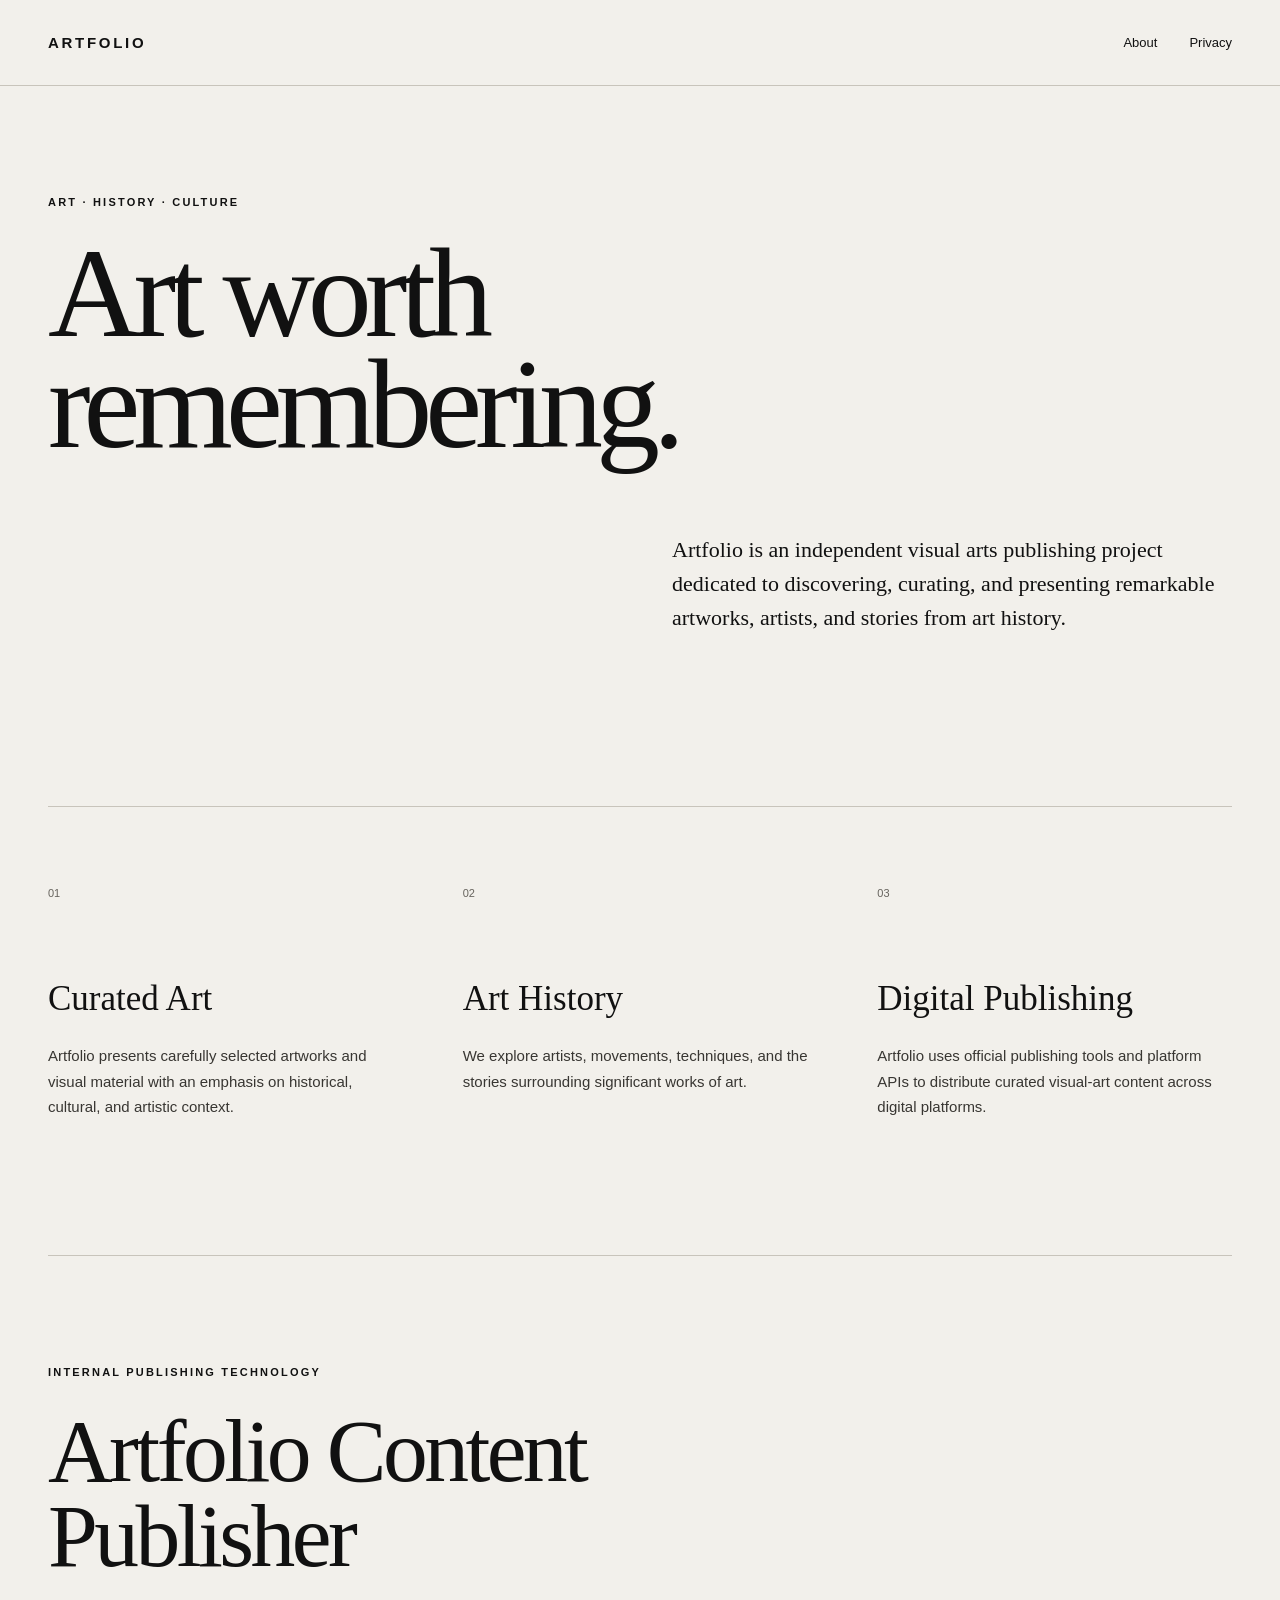
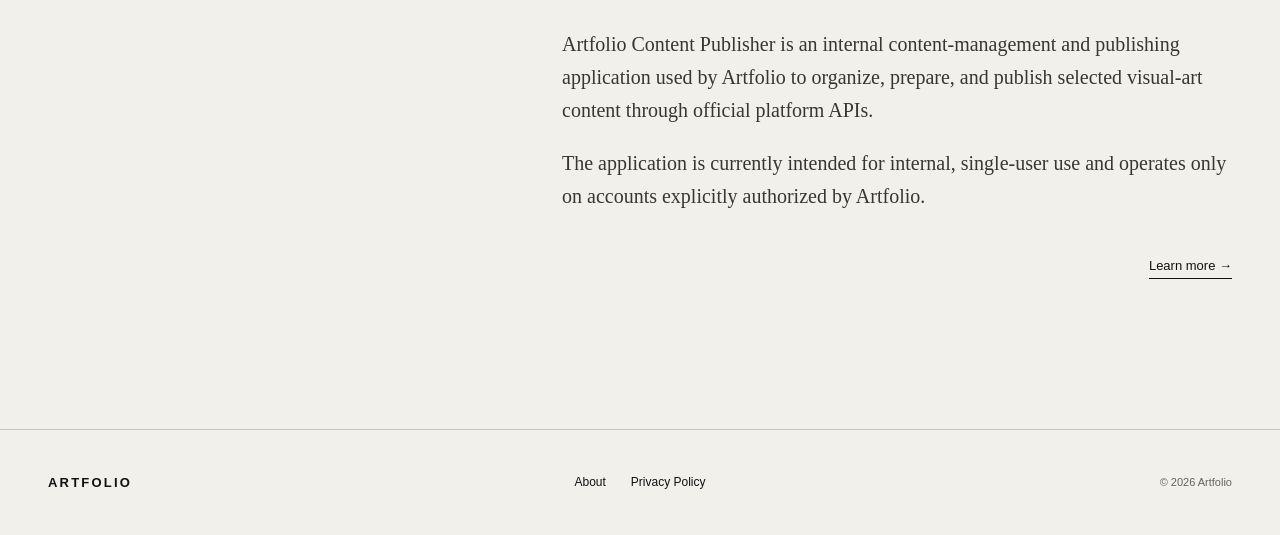
<file: index.html>
<!DOCTYPE html>
<html lang="en">
<head>
  <meta charset="UTF-8">
  <meta name="viewport" content="width=device-width, initial-scale=1.0">

  <title>Artfolio — Art Worth Remembering</title>

  <meta name="description" content="Artfolio is an independent visual arts publishing project focused on curated artworks, artists, and art history.">
  <meta name="author" content="Artfolio">

  <link rel="stylesheet" href="/styles.css">
</head>

<body>

<header>
  <a class="logo" href="/">ARTFOLIO</a>

  <nav>
    <a href="/about/">About</a>
    <a href="/privacy/">Privacy</a>
  </nav>
</header>


<main>

  <section class="hero">
    <p class="eyebrow">ART · HISTORY · CULTURE</p>

    <h1>
      Art worth<br>
      remembering.
    </h1>

    <p class="intro">
      Artfolio is an independent visual arts publishing project
      dedicated to discovering, curating, and presenting remarkable
      artworks, artists, and stories from art history.
    </p>
  </section>


  <section class="divider"></section>


  <section class="content-grid">

    <div>
      <p class="section-number">01</p>
      <h2>Curated Art</h2>

      <p>
        Artfolio presents carefully selected artworks and visual
        material with an emphasis on historical, cultural, and
        artistic context.
      </p>
    </div>


    <div>
      <p class="section-number">02</p>
      <h2>Art History</h2>

      <p>
        We explore artists, movements, techniques, and the stories
        surrounding significant works of art.
      </p>
    </div>


    <div>
      <p class="section-number">03</p>
      <h2>Digital Publishing</h2>

      <p>
        Artfolio uses official publishing tools and platform APIs
        to distribute curated visual-art content across digital
        platforms.
      </p>
    </div>

  </section>


  <section class="publisher">

    <p class="eyebrow">INTERNAL PUBLISHING TECHNOLOGY</p>

    <h2>Artfolio Content Publisher</h2>

    <p>
      Artfolio Content Publisher is an internal content-management
      and publishing application used by Artfolio to organize,
      prepare, and publish selected visual-art content through
      official platform APIs.
    </p>

    <p>
      The application is currently intended for internal,
      single-user use and operates only on accounts explicitly
      authorized by Artfolio.
    </p>

    <a class="text-link" href="/about/">
      Learn more →
    </a>

  </section>

</main>


<footer>

  <div class="footer-brand">
    ARTFOLIO
  </div>

  <div class="footer-links">
    <a href="/about/">About</a>
    <a href="/privacy/">Privacy Policy</a>
  </div>

  <div class="copyright">
    © 2026 Artfolio
  </div>

</footer>

</body>
</html>
</file>
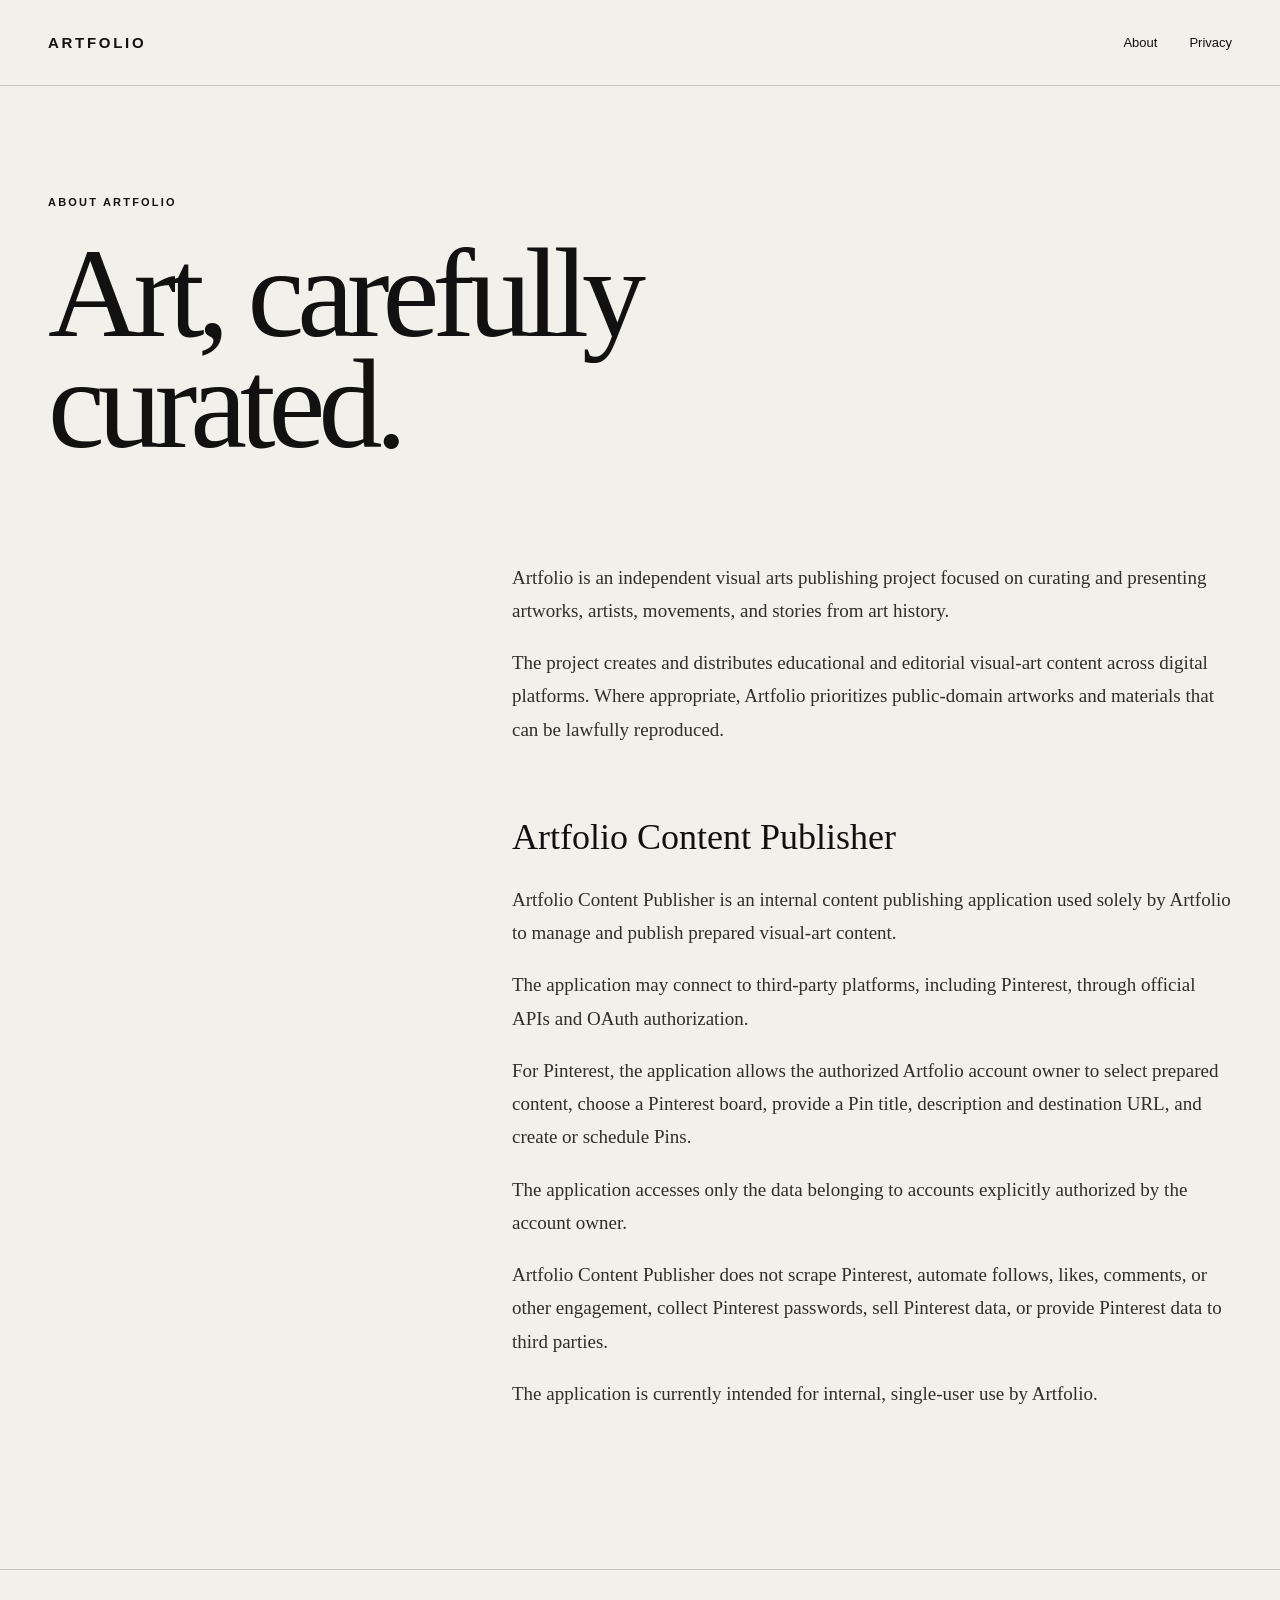
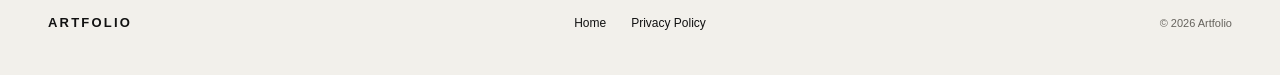
<file: about/index.html>
<!DOCTYPE html>
<html lang="en">
<head>
  <meta charset="UTF-8">
  <meta name="viewport" content="width=device-width, initial-scale=1.0">

  <title>About — Artfolio</title>

  <meta name="description" content="About Artfolio and Artfolio Content Publisher.">

  <link rel="stylesheet" href="/styles.css">
</head>

<body>

<header>
  <a class="logo" href="/">ARTFOLIO</a>

  <nav>
    <a href="/about/">About</a>
    <a href="/privacy/">Privacy</a>
  </nav>
</header>


<main class="page">

  <p class="eyebrow">ABOUT ARTFOLIO</p>

  <h1>Art, carefully<br>curated.</h1>

  <div class="article">

    <p>
      Artfolio is an independent visual arts publishing project
      focused on curating and presenting artworks, artists,
      movements, and stories from art history.
    </p>

    <p>
      The project creates and distributes educational and
      editorial visual-art content across digital platforms.
      Where appropriate, Artfolio prioritizes public-domain
      artworks and materials that can be lawfully reproduced.
    </p>


    <h2>Artfolio Content Publisher</h2>

    <p>
      Artfolio Content Publisher is an internal content publishing
      application used solely by Artfolio to manage and publish
      prepared visual-art content.
    </p>

    <p>
      The application may connect to third-party platforms,
      including Pinterest, through official APIs and OAuth
      authorization.
    </p>

    <p>
      For Pinterest, the application allows the authorized
      Artfolio account owner to select prepared content, choose
      a Pinterest board, provide a Pin title, description and
      destination URL, and create or schedule Pins.
    </p>

    <p>
      The application accesses only the data belonging to accounts
      explicitly authorized by the account owner.
    </p>

    <p>
      Artfolio Content Publisher does not scrape Pinterest,
      automate follows, likes, comments, or other engagement,
      collect Pinterest passwords, sell Pinterest data, or provide
      Pinterest data to third parties.
    </p>

    <p>
      The application is currently intended for internal,
      single-user use by Artfolio.
    </p>

  </div>

</main>


<footer>

  <div class="footer-brand">
    ARTFOLIO
  </div>

  <div class="footer-links">
    <a href="/">Home</a>
    <a href="/privacy/">Privacy Policy</a>
  </div>

  <div class="copyright">
    © 2026 Artfolio
  </div>

</footer>

</body>
</html>
</file>
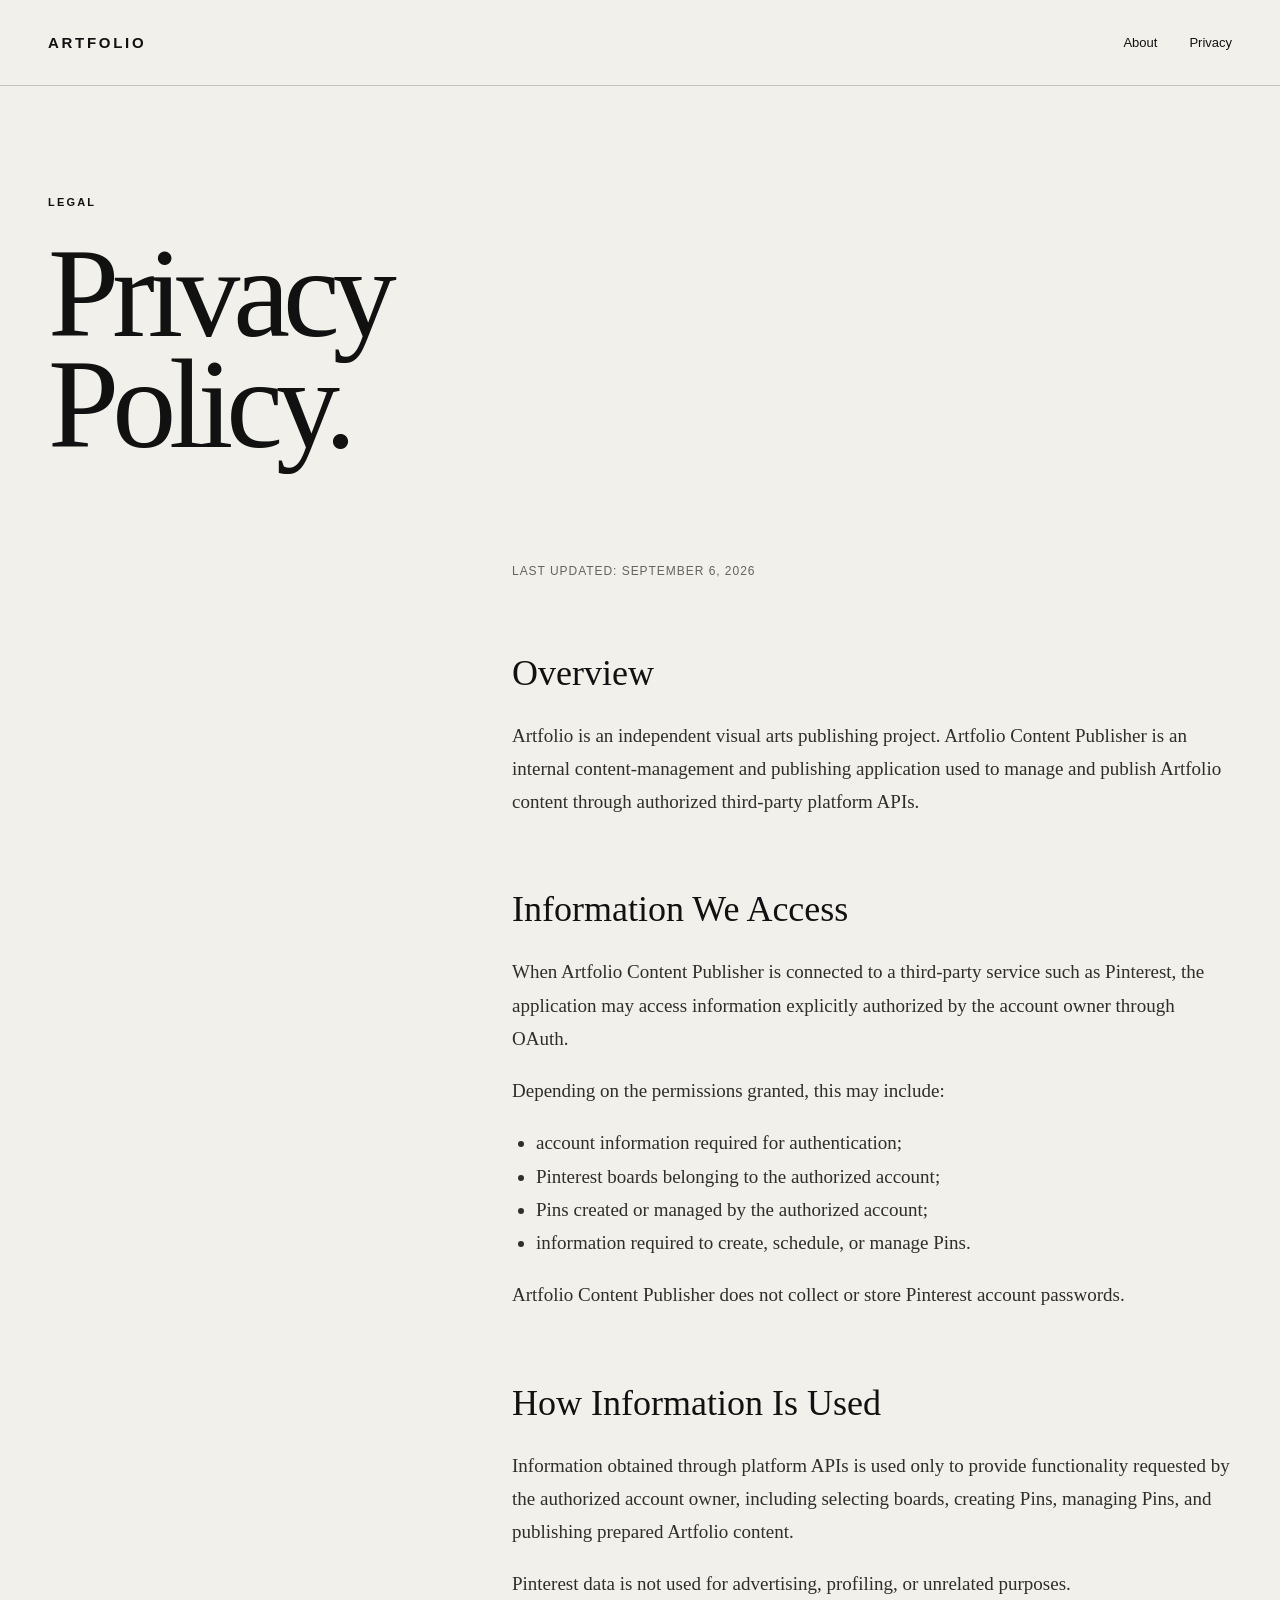
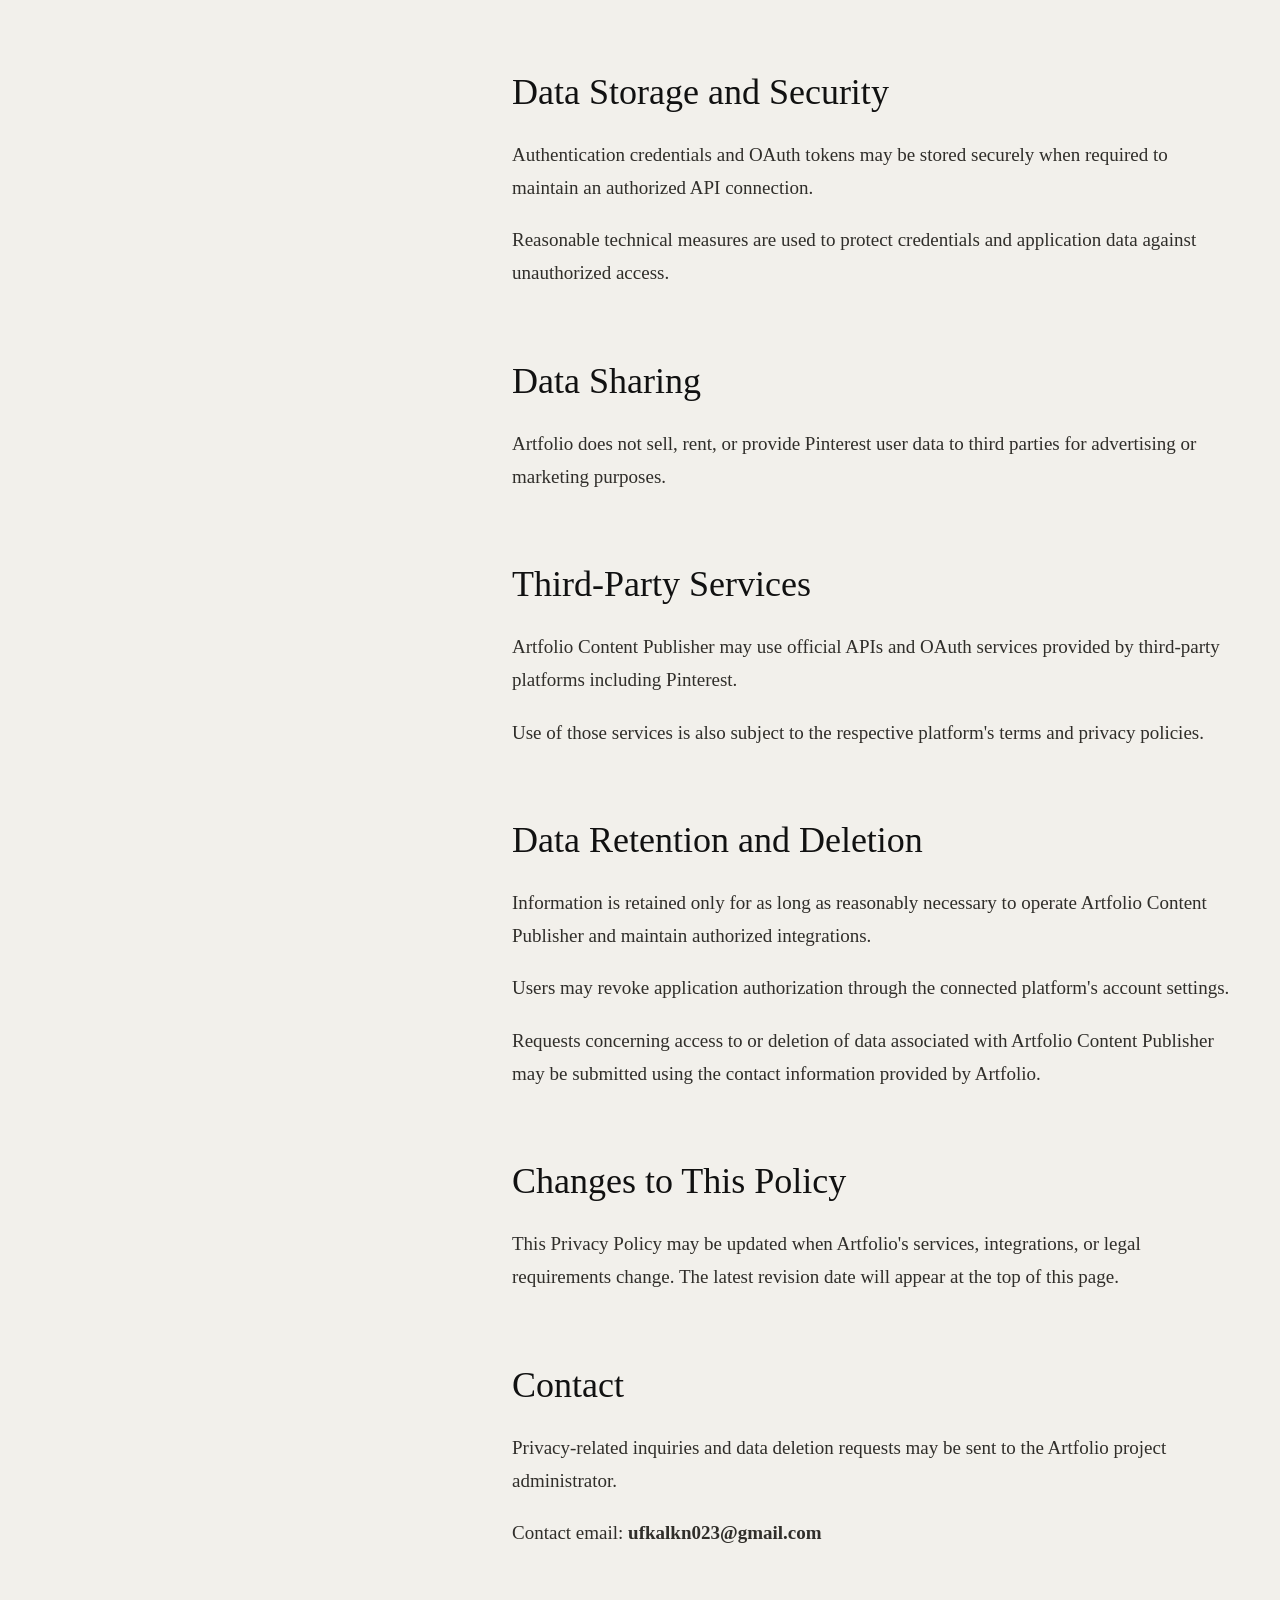
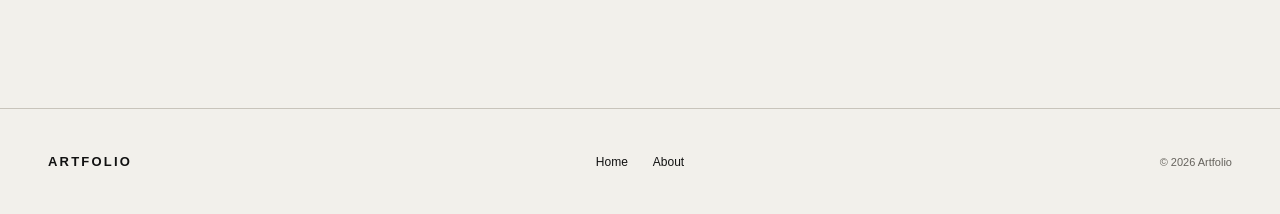
<file: privacy/index.html>
<!DOCTYPE html>
<html lang="en">
<head>
  <meta charset="UTF-8">
  <meta name="viewport" content="width=device-width, initial-scale=1.0">

  <title>Privacy Policy — Artfolio</title>

  <meta name="description" content="Privacy Policy for Artfolio and Artfolio Content Publisher.">

  <link rel="stylesheet" href="/styles.css">
</head>

<body>

<header>
  <a class="logo" href="/">ARTFOLIO</a>

  <nav>
    <a href="/about/">About</a>
    <a href="/privacy/">Privacy</a>
  </nav>
</header>


<main class="page">

  <p class="eyebrow">LEGAL</p>

  <h1>Privacy<br>Policy.</h1>

  <div class="article">

    <p class="updated">
      Last updated: September 6, 2026
    </p>


    <h2>Overview</h2>

    <p>
      Artfolio is an independent visual arts publishing project.
      Artfolio Content Publisher is an internal content-management
      and publishing application used to manage and publish
      Artfolio content through authorized third-party platform APIs.
    </p>


    <h2>Information We Access</h2>

    <p>
      When Artfolio Content Publisher is connected to a third-party
      service such as Pinterest, the application may access
      information explicitly authorized by the account owner
      through OAuth.
    </p>

    <p>
      Depending on the permissions granted, this may include:
    </p>

    <ul>
      <li>account information required for authentication;</li>
      <li>Pinterest boards belonging to the authorized account;</li>
      <li>Pins created or managed by the authorized account;</li>
      <li>information required to create, schedule, or manage Pins.</li>
    </ul>

    <p>
      Artfolio Content Publisher does not collect or store
      Pinterest account passwords.
    </p>


    <h2>How Information Is Used</h2>

    <p>
      Information obtained through platform APIs is used only to
      provide functionality requested by the authorized account
      owner, including selecting boards, creating Pins, managing
      Pins, and publishing prepared Artfolio content.
    </p>

    <p>
      Pinterest data is not used for advertising, profiling, or
      unrelated purposes.
    </p>


    <h2>Data Storage and Security</h2>

    <p>
      Authentication credentials and OAuth tokens may be stored
      securely when required to maintain an authorized API
      connection.
    </p>

    <p>
      Reasonable technical measures are used to protect credentials
      and application data against unauthorized access.
    </p>


    <h2>Data Sharing</h2>

    <p>
      Artfolio does not sell, rent, or provide Pinterest user data
      to third parties for advertising or marketing purposes.
    </p>


    <h2>Third-Party Services</h2>

    <p>
      Artfolio Content Publisher may use official APIs and OAuth
      services provided by third-party platforms including
      Pinterest.
    </p>

    <p>
      Use of those services is also subject to the respective
      platform's terms and privacy policies.
    </p>


    <h2>Data Retention and Deletion</h2>

    <p>
      Information is retained only for as long as reasonably
      necessary to operate Artfolio Content Publisher and maintain
      authorized integrations.
    </p>

    <p>
      Users may revoke application authorization through the
      connected platform's account settings.
    </p>

    <p>
      Requests concerning access to or deletion of data associated
      with Artfolio Content Publisher may be submitted using the
      contact information provided by Artfolio.
    </p>


    <h2>Changes to This Policy</h2>

    <p>
      This Privacy Policy may be updated when Artfolio's services,
      integrations, or legal requirements change. The latest
      revision date will appear at the top of this page.
    </p>


    <h2>Contact</h2>

    <p>
      Privacy-related inquiries and data deletion requests may be
      sent to the Artfolio project administrator.
    </p>

    <p>
      Contact email:
      <strong>ufkalkn023@gmail.com</strong>
    </p>

  </div>

</main>


<footer>

  <div class="footer-brand">
    ARTFOLIO
  </div>

  <div class="footer-links">
    <a href="/">Home</a>
    <a href="/about/">About</a>
  </div>

  <div class="copyright">
    © 2026 Artfolio
  </div>

</footer>

</body>
</html>
</file>
<file: styles.css>
:root {
  --background: #f2f0eb;
  --text: #111111;
  --muted: #66635d;
  --line: #c8c4bb;
}

* {
  box-sizing: border-box;
}

html {
  scroll-behavior: smooth;
}

body {
  margin: 0;
  background: var(--background);
  color: var(--text);
  font-family: Arial, Helvetica, sans-serif;
  -webkit-font-smoothing: antialiased;
}

a {
  color: inherit;
}

header {
  max-width: 1400px;
  margin: 0 auto;
  padding: 34px 48px;
  display: flex;
  justify-content: space-between;
  align-items: center;
  border-bottom: 1px solid var(--line);
}

.logo {
  font-size: 15px;
  font-weight: 700;
  letter-spacing: 0.18em;
  text-decoration: none;
}

nav {
  display: flex;
  gap: 32px;
}

nav a {
  font-size: 13px;
  text-decoration: none;
}

nav a:hover,
.text-link:hover,
.footer-links a:hover {
  opacity: 0.55;
}

main {
  max-width: 1400px;
  margin: 0 auto;
  padding: 0 48px;
}

.hero {
  min-height: 720px;
  padding: 110px 0 130px;
}

.eyebrow {
  margin: 0 0 30px;
  font-size: 11px;
  font-weight: 700;
  letter-spacing: 0.2em;
}

h1 {
  margin: 0;
  max-width: 1000px;
  font-family: Georgia, "Times New Roman", serif;
  font-size: clamp(72px, 10vw, 155px);
  font-weight: 400;
  line-height: 0.87;
  letter-spacing: -0.055em;
}

.intro {
  max-width: 560px;
  margin: 72px 0 0 auto;
  font-family: Georgia, "Times New Roman", serif;
  font-size: 22px;
  line-height: 1.55;
}

.divider {
  border-top: 1px solid var(--line);
}

.content-grid {
  display: grid;
  grid-template-columns: repeat(3, 1fr);
  gap: 60px;
  padding: 80px 0 120px;
}

.section-number {
  margin: 0 0 80px;
  color: var(--muted);
  font-size: 11px;
}

.content-grid h2,
.publisher h2,
.article h2 {
  font-family: Georgia, "Times New Roman", serif;
  font-weight: 400;
}

.content-grid h2 {
  margin: 0 0 24px;
  font-size: 35px;
}

.content-grid p:not(.section-number) {
  color: #383632;
  font-size: 15px;
  line-height: 1.7;
}

.publisher {
  border-top: 1px solid var(--line);
  padding: 110px 0 150px;
}

.publisher h2 {
  max-width: 800px;
  margin: 0 0 50px;
  font-size: clamp(50px, 7vw, 95px);
  line-height: 0.95;
  letter-spacing: -0.04em;
}

.publisher > p:not(.eyebrow) {
  max-width: 670px;
  margin-left: auto;
  color: #383632;
  font-family: Georgia, "Times New Roman", serif;
  font-size: 20px;
  line-height: 1.65;
}

.text-link {
  display: block;
  width: fit-content;
  margin: 45px 0 0 auto;
  font-size: 13px;
  text-decoration: none;
  border-bottom: 1px solid var(--text);
  padding-bottom: 5px;
}

.page {
  padding-top: 110px;
  padding-bottom: 140px;
}

.page h1 {
  margin-bottom: 100px;
}

.article {
  max-width: 720px;
  margin-left: auto;
}

.article > p,
.article li {
  color: #302e2a;
  font-family: Georgia, "Times New Roman", serif;
  font-size: 19px;
  line-height: 1.75;
}

.article h2 {
  margin: 70px 0 25px;
  font-size: 36px;
}

.article ul {
  padding-left: 24px;
}

.updated {
  color: var(--muted) !important;
  font-family: Arial, Helvetica, sans-serif !important;
  font-size: 12px !important;
  text-transform: uppercase;
  letter-spacing: 0.08em;
}

footer {
  max-width: 1400px;
  margin: 0 auto;
  padding: 45px 48px;
  border-top: 1px solid var(--line);
  display: grid;
  grid-template-columns: 1fr auto 1fr;
  align-items: center;
  gap: 40px;
}

.footer-brand {
  font-size: 13px;
  font-weight: 700;
  letter-spacing: 0.17em;
}

.footer-links {
  display: flex;
  gap: 25px;
}

.footer-links a {
  font-size: 12px;
  text-decoration: none;
}

.copyright {
  justify-self: end;
  color: var(--muted);
  font-size: 11px;
}

@media (max-width: 800px) {

  header,
  main,
  footer {
    padding-left: 22px;
    padding-right: 22px;
  }

  header {
    padding-top: 25px;
    padding-bottom: 25px;
  }

  nav {
    gap: 18px;
  }

  .hero {
    min-height: auto;
    padding: 80px 0 100px;
  }

  h1 {
    font-size: clamp(62px, 20vw, 100px);
  }

  .intro {
    margin: 60px 0 0;
    font-size: 19px;
  }

  .content-grid {
    grid-template-columns: 1fr;
    gap: 70px;
  }

  .section-number {
    margin-bottom: 25px;
  }

  .publisher > p:not(.eyebrow),
  .text-link,
  .article {
    margin-left: 0;
  }

  .page h1 {
    margin-bottom: 70px;
  }

  footer {
    grid-template-columns: 1fr;
  }

  .copyright {
    justify-self: start;
  }
}
</file>
